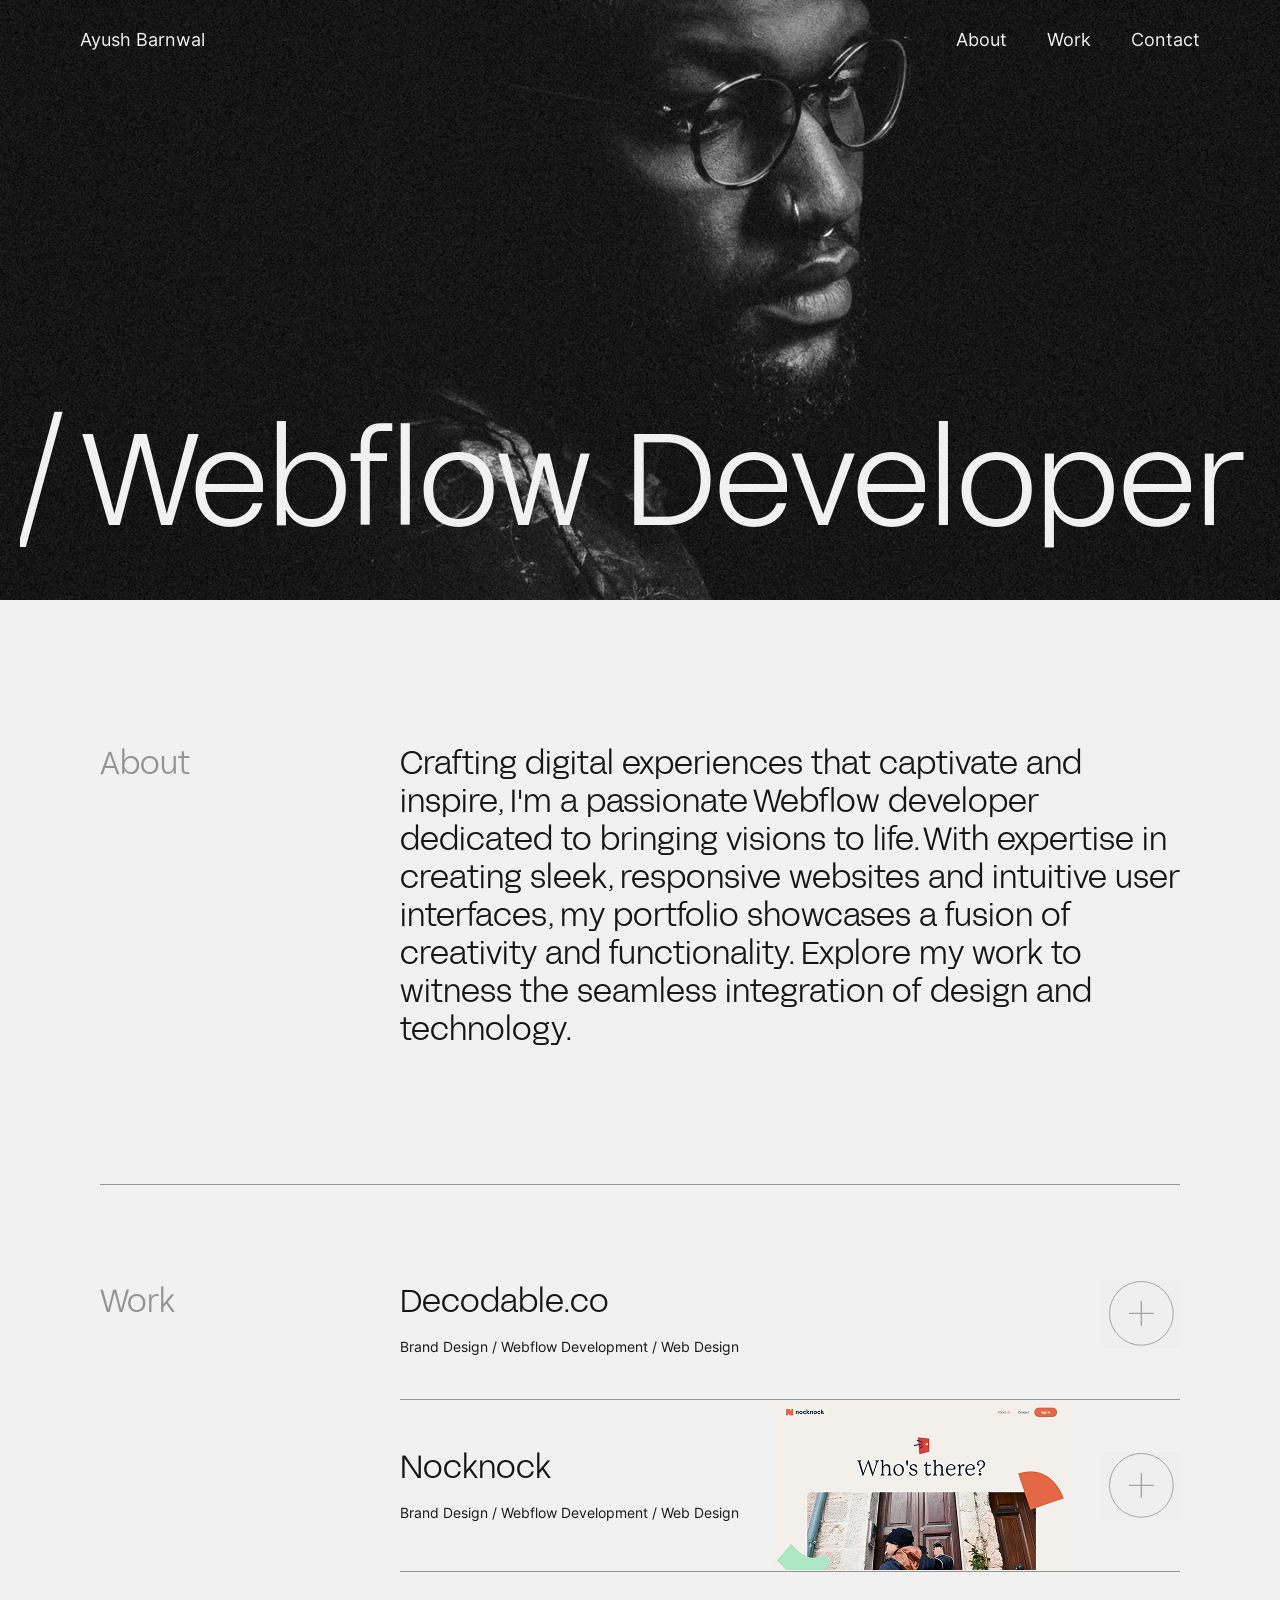
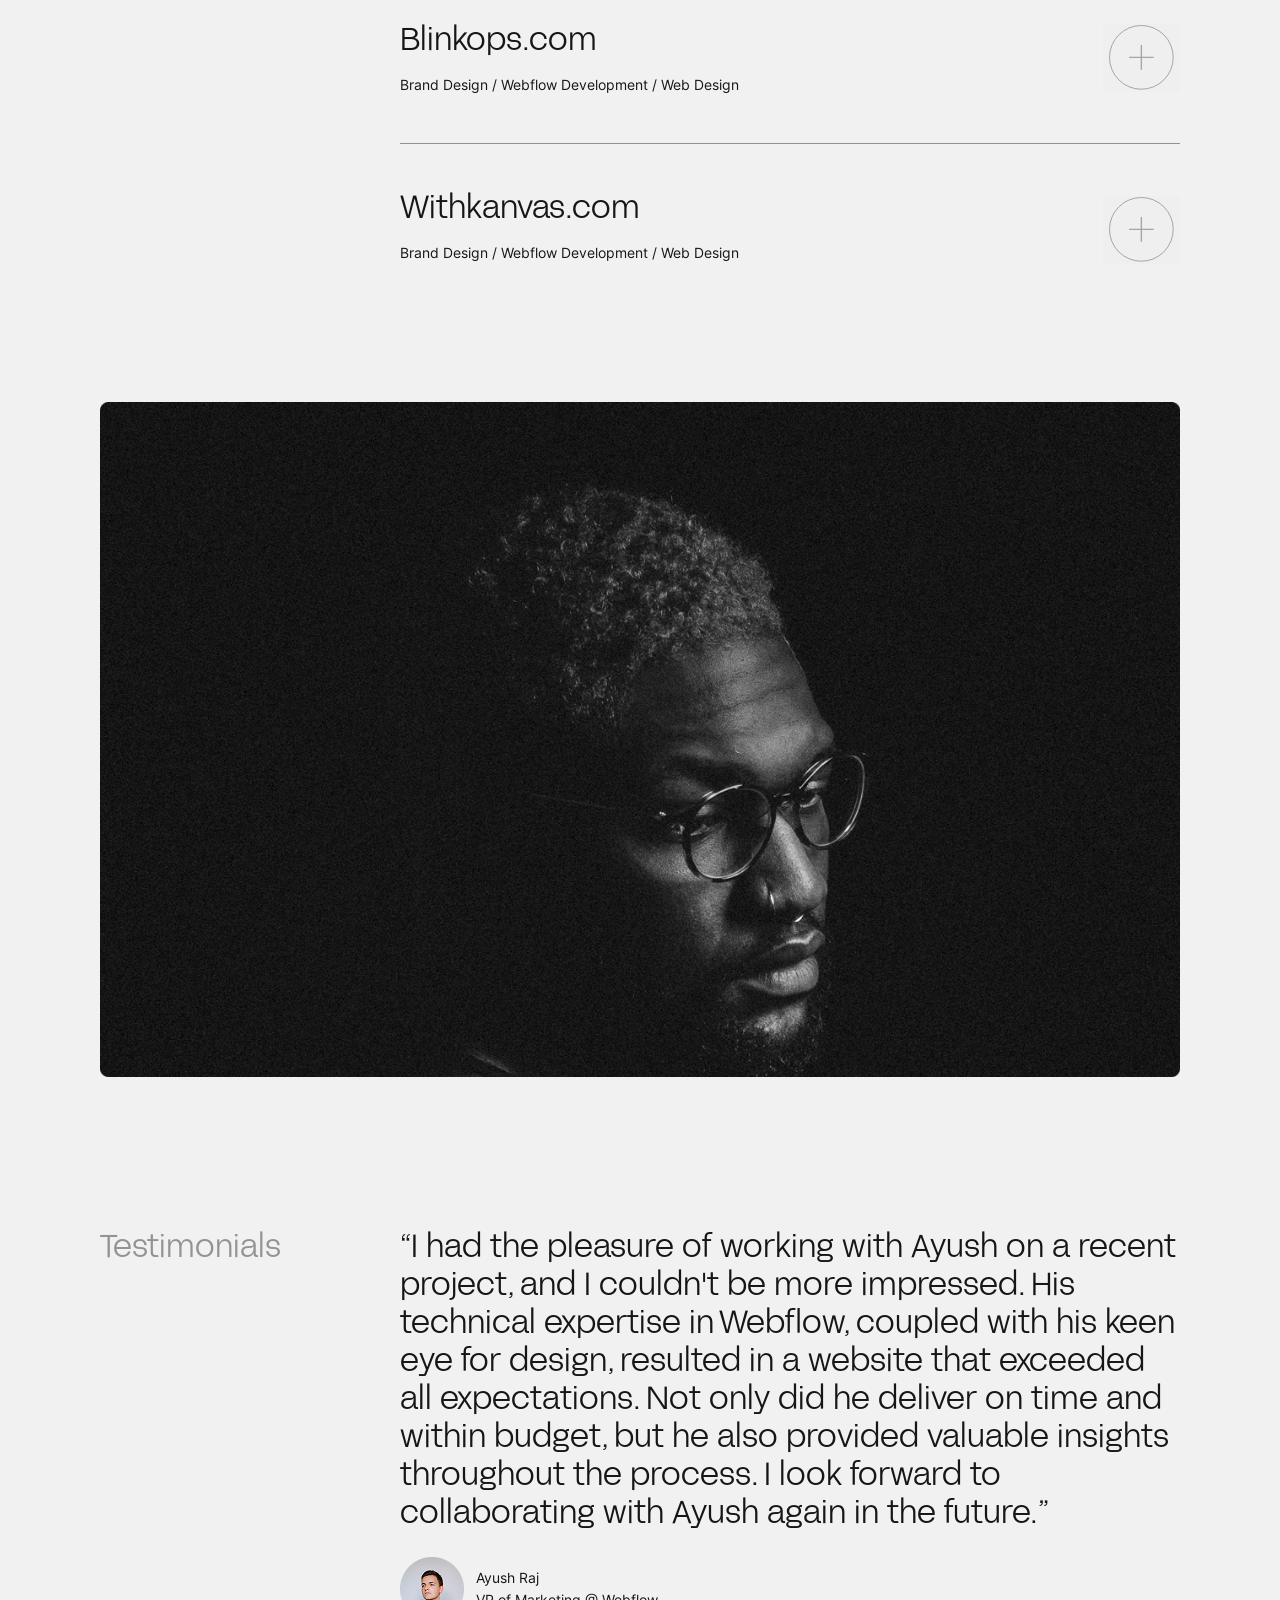
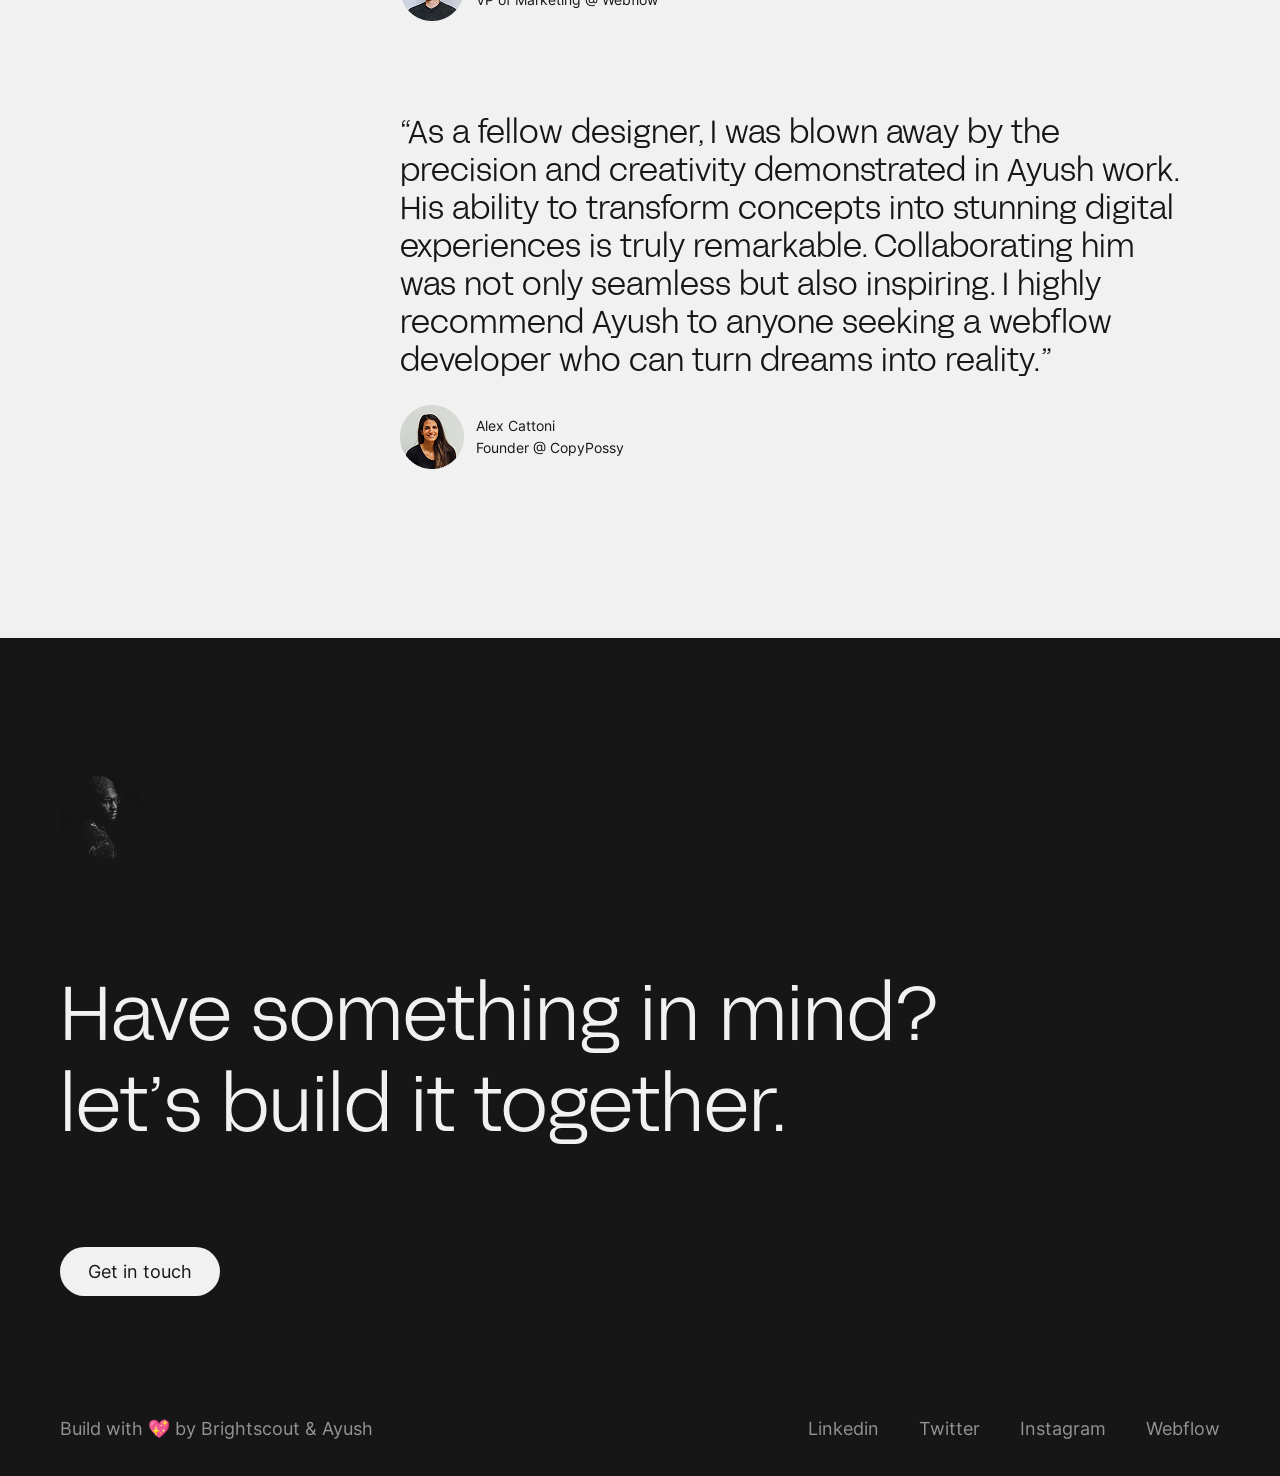
<file: index.html>
<!DOCTYPE html>
<html lang="en">
<head>
    <meta charset="UTF-8">
    <meta name="viewport" content="width=device-width, initial-scale=1.0">
    <link rel="stylesheet" href="styles/fonts.css">
    <link rel="stylesheet" href="styles/style.css">
    <title>Document</title>
</head>
<body>
    <header class="main_header">
        <div class="navigation_container">
            <a href="./index.html"> Ayush Barnwal </a>
            <svg class="burger_button" width="40" height="40" viewBox="0 0 52 37" fill="none" xmlns="http://www.w3.org/2000/svg">
                <path d="M3.5 3.5C21.0736 3.5 30.9264 3.5 48.5 3.5" stroke="#F1F1F1" stroke-width="7" stroke-linecap="round"/>
                <path d="M3.5 18.5C21.0736 18.5 30.9264 18.5 48.5 18.5" stroke="#F1F1F1" stroke-width="7" stroke-linecap="round"/>
                <path d="M3.5 33.5C21.0736 33.5 30.9264 33.5 48.5 33.5" stroke="#F1F1F1" stroke-width="7" stroke-linecap="round"/>
            </svg>
            <nav>
                <ul class="nav">
                    <li><a class="nav__link" href="#">About</a></li>
                    <li><a class="nav__link" href="#">Work</a></li>
                    <li><a class="nav__link" href="./contact.html">Contact</a> </li>
                </ul>
            </nav>
        </div>
        <div class="title_anim-wrapper">
            <h1 class="title">/ Webflow Developer / UI-UX Designer / Web Designer</h1>
            <h1 class="title" aria-hidden="true">/ Webflow Developer / UI-UX Designer / Web Designer</h1>
        </div>

    </header>
    <main class="main_container">
        <section class="about_container">
            <h2 class="main_title">About</h2>
            <p>Crafting digital experiences
                that captivate and inspire,
                I'm a passionate Webflow
                developer dedicated to
                bringing visions to life.
                With expertise in creating
                sleek, responsive websites
                and intuitive user
                interfaces, my portfolio
                showcases a fusion of
                creativity and functionality.
                Explore my work to witness
                the seamless integration of
                design and technology.</p>
        </section>
        <section class="work_container">
            <h2 class="main_title">Work</h2>
            <ul class="worklist_container">
                <li class="worklist_item">
                    <div>
                        <h3>Decodable.co</h3>
                        <p>Brand Design / Webflow Development / Web Design</p>
                    </div>
                    <button>
                        <svg class="svg_plus" width="65" height="65" viewBox="0 0 65 65" fill="none" xmlns="http://www.w3.org/2000/svg">
                            <g opacity="0.8">
                                <rect x="0.5" y="0.5" width="63.7159" height="63.7159" rx="31.858" stroke="#939393"/>
                                <path d="M31.6761 44.7159V20H33.0398V44.7159H31.6761ZM20 33.0398V31.6761H44.7159V33.0398H20Z" fill="#939393"/>
                            </g>
                        </svg>
                    </button>
                </li>
                <li class="worklist_item">
                    <div>
                        <h3>Nocknock</h3>
                        <p>Brand Design / Webflow Development / Web Design</p>
                    </div>
                    <img src="images/nocknock.jpg" alt="nocknock">
                    <button>
                        <svg class="svg_plus" width="65" height="65" viewBox="0 0 65 65" fill="none" xmlns="http://www.w3.org/2000/svg">
                            <g opacity="0.8">
                                <rect x="0.5" y="0.5" width="63.7159" height="63.7159" rx="31.858" stroke="#939393"/>
                                <path d="M31.6761 44.7159V20H33.0398V44.7159H31.6761ZM20 33.0398V31.6761H44.7159V33.0398H20Z" fill="#939393"/>
                            </g>
                        </svg>
                    </button>
                </li>
                <li class="worklist_item">
                    <div>
                        <h3>Blinkops.com</h3>
                        <p>Brand Design / Webflow Development / Web Design</p>
                    </div>
                    <button>
                        <svg class="svg_plus" width="65" height="65" viewBox="0 0 65 65" fill="none" xmlns="http://www.w3.org/2000/svg">
                            <g opacity="0.8">
                                <rect x="0.5" y="0.5" width="63.7159" height="63.7159" rx="31.858" stroke="#939393"/>
                                <path d="M31.6761 44.7159V20H33.0398V44.7159H31.6761ZM20 33.0398V31.6761H44.7159V33.0398H20Z" fill="#939393"/>
                            </g>
                        </svg>
                    </button>
                </li>
                <li class="worklist_item">
                    <div>
                        <h3>Withkanvas.com</h3>
                        <p>Brand Design / Webflow Development / Web Design</p>
                    </div>
                    <button>
                        <svg class="svg_plus" width="65" height="65" viewBox="0 0 65 65" fill="none" xmlns="http://www.w3.org/2000/svg">
                            <g opacity="0.8">
                                <rect x="0.5" y="0.5" width="63.7159" height="63.7159" rx="31.858" stroke="#939393"/>
                                <path d="M31.6761 44.7159V20H33.0398V44.7159H31.6761ZM20 33.0398V31.6761H44.7159V33.0398H20Z" fill="#939393"/>
                            </g>
                        </svg>
                    </button>
                </li>
            </ul>
        </section>
        <img src="images/personal_image.png" alt="personal image">
        <section class="testimonials_container">
            <h2 class="main_title">Testimonials</h2>
            <div class="review_container">
                <div>
                    <p>
                        “I had the pleasure
                        of working with Ayush on
                        a recent project, and I
                        couldn't be more impressed.
                        His technical expertise in
                        Webflow, coupled with his
                        keen eye for design, resulted
                        in a website that exceeded all
                        expectations. Not only did he
                        deliver on time and within
                        budget, but he also provided
                        valuable insights throughout
                        the process. I look forward to
                        collaborating with Ayush again
                        in the future.”
                    </p>
                    <div class="reviewer_container">
                        <img src="images/reviewer_2.png" alt="reviewer photo">
                        <div class="reviewer_info_container">
                            <h3 class="reviewer_text">Ayush Raj</h3>
                            <span class="reviewer_text">VP of Marketing @ Webflow</span>
                        </div>
                    </div>
                </div>
                <div>
                    <p>
                        “As a fellow designer, I was blown
                        away by the precision and creativity
                        demonstrated in Ayush work. His
                        ability to transform concepts into
                        stunning digital experiences is truly
                        remarkable. Collaborating him was not
                        only seamless but also inspiring. I
                        highly recommend Ayush to anyone
                        seeking a webflow developer who can
                        turn dreams into reality.”
                    </p>
                    <div class="reviewer_container">
                        <img src="images/reviewer_1.png" alt="reviewer photo">
                        <div class="reviewer_info_container">
                            <h3 class="reviewer_text">Alex Cattoni</h3>
                            <span class="reviewer_text">Founder @ CopyPossy</span>
                        </div>
                    </div>
                </div>
            </div>
        </section>
    </main>
    <footer>
        <div class="footer_container">
            <div class="footer_info">
                <img src="images/avatar_contact.png" alt="personal photo">
                <p>Have something in mind?<br>let’s build it together.</p>
                <button class="incontact_button">Get in touch</button>
            </div>
            <div class="footer_nav_container">
                <span>Build with 💖 by Brightscout & Ayush</span>
                <nav>
                    <ul class="footer_nav">
                        <li><a class="footer_nav__link" href="#">Linkedin</a></li>
                        <li><a class="footer_nav__link" href="#">Twitter</a></li>
                        <li><a class="footer_nav__link" href="#">Instagram</a> </li>
                        <li><a class="footer_nav__link" href="#">Webflow</a> </li>
                    </ul>
                </nav>
            </div>
        </div>
    </footer>
    <div class="applications" hidden>
        <section class="application">
            <div>
                <h1 class="contact_title">Let’s build something cool</h1>
                <button class="application_close" type="button">
                    <svg width="50" height="50" viewBox="0 0 50 50" fill="none" xmlns="http://www.w3.org/2000/svg">
                        <path d="M32.729 17.2707C32.5353 17.0754 32.3049 16.9204 32.051 16.8146C31.7972 16.7089 31.5249 16.6544 31.2498 16.6544C30.9748 16.6544 30.7025 16.7089 30.4486 16.8146C30.1948 16.9204 29.9643 17.0754 29.7707 17.2707L24.9998 22.0623L20.229 17.2707C19.8367 16.8784 19.3046 16.658 18.7498 16.658C18.195 16.658 17.663 16.8784 17.2707 17.2707C16.8784 17.663 16.658 18.195 16.658 18.7498C16.658 19.3046 16.8784 19.8367 17.2707 20.229L22.0623 24.9998L17.2707 29.7707C17.0754 29.9643 16.9204 30.1948 16.8146 30.4486C16.7089 30.7025 16.6544 30.9748 16.6544 31.2498C16.6544 31.5249 16.7089 31.7972 16.8146 32.051C16.9204 32.3049 17.0754 32.5353 17.2707 32.729C17.4643 32.9243 17.6948 33.0793 17.9486 33.185C18.2025 33.2908 18.4748 33.3453 18.7498 33.3453C19.0249 33.3453 19.2972 33.2908 19.551 33.185C19.8049 33.0793 20.0353 32.9243 20.229 32.729L24.9998 27.9373L29.7707 32.729C29.9643 32.9243 30.1948 33.0793 30.4486 33.185C30.7025 33.2908 30.9748 33.3453 31.2498 33.3453C31.5249 33.3453 31.7972 33.2908 32.051 33.185C32.3049 33.0793 32.5353 32.9243 32.729 32.729C32.9243 32.5353 33.0793 32.3049 33.185 32.051C33.2908 31.7972 33.3453 31.5249 33.3453 31.2498C33.3453 30.9748 33.2908 30.7025 33.185 30.4486C33.0793 30.1948 32.9243 29.9643 32.729 29.7707L27.9373 24.9998L32.729 20.229C32.9243 20.0353 33.0793 19.8049 33.185 19.551C33.2908 19.2972 33.3453 19.0249 33.3453 18.7498C33.3453 18.4748 33.2908 18.2025 33.185 17.9486C33.0793 17.6948 32.9243 17.4643 32.729 17.2707ZM39.5832 4.1665H10.4165C8.7589 4.1665 7.16919 4.82498 5.99709 5.99709C4.82498 7.16919 4.1665 8.7589 4.1665 10.4165V39.5832C4.1665 41.2408 4.82498 42.8305 5.99709 44.0026C7.16919 45.1747 8.7589 45.8332 10.4165 45.8332H39.5832C41.2408 45.8332 42.8305 45.1747 44.0026 44.0026C45.1747 42.8305 45.8332 41.2408 45.8332 39.5832V10.4165C45.8332 8.7589 45.1747 7.16919 44.0026 5.99709C42.8305 4.82498 41.2408 4.1665 39.5832 4.1665ZM41.6665 39.5832C41.6665 40.1357 41.447 40.6656 41.0563 41.0563C40.6656 41.447 40.1357 41.6665 39.5832 41.6665H10.4165C9.86397 41.6665 9.33407 41.447 8.94337 41.0563C8.55266 40.6656 8.33317 40.1357 8.33317 39.5832V10.4165C8.33317 9.86397 8.55266 9.33407 8.94337 8.94337C9.33407 8.55266 9.86397 8.33317 10.4165 8.33317H39.5832C40.1357 8.33317 40.6656 8.55266 41.0563 8.94337C41.447 9.33407 41.6665 9.86397 41.6665 10.4165V39.5832Z" fill="#161616"/>
                    </svg>
                </button>
                <form class="contact_form" action="/submit" method="post">
                    <label class="contact__label" for="name">Name</label>
                    <input class="contact__input" type="text" id="name" name="name" placeholder="Type your Name" value="Ayush Barnwal">
                    <label class="contact__label" for="email">Email</label>
                    <input class="contact__input" type="email" id="email" name="email" placeholder="Type your Email" value="ayush.barnwal@brightscout.com">
                    <label class="contact__label" for="subject">Subject</label>
                    <input class="contact__input" type="text" id="subject" name="subject" placeholder="Type your Subject" value="For web design work Enquire">
                    <label class="contact__label" for="message">Message</label>
                    <textarea class="contact__textarea" id="message" name="message" placeholder="Type your Message"></textarea>
                    <button class="contact__button" type="submit">Send Message</button>
                </form>
            </div>
        </section>
    </div>
    <script src="js/script.js"></script>
</body>
</html>
</file>
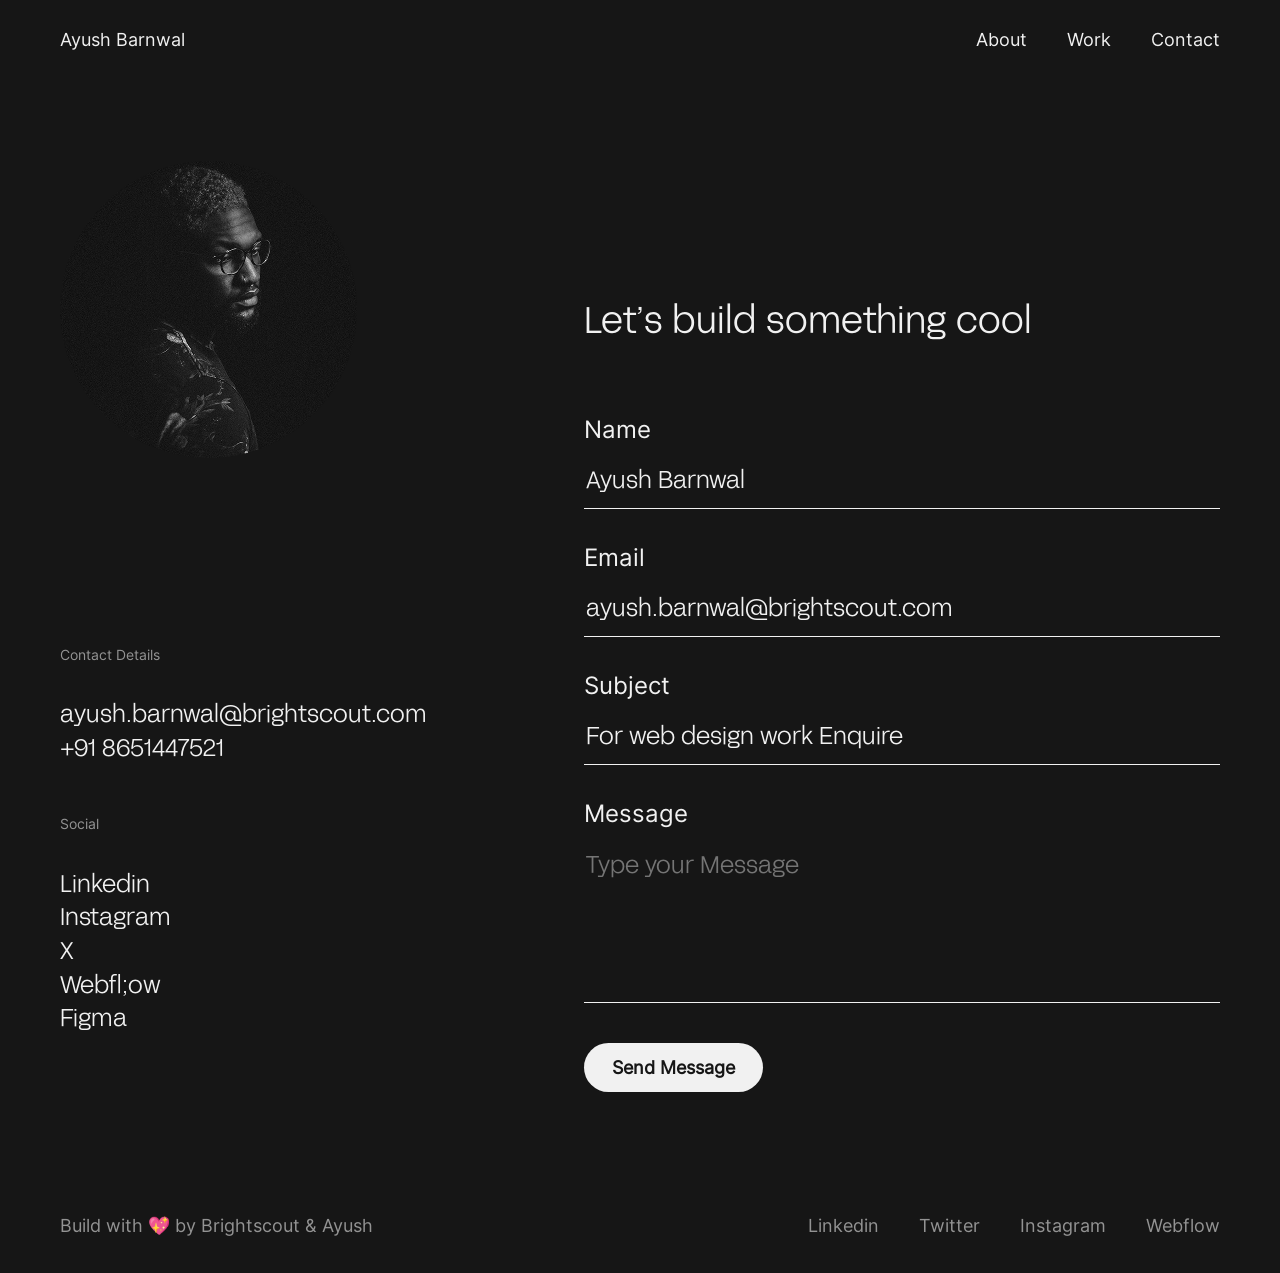
<file: contact.html>
<!DOCTYPE html>
<html lang="en">
<head>
    <meta charset="UTF-8">
    <meta name="viewport" content="width=device-width, initial-scale=1.0">
    <link rel="stylesheet" href="styles/fonts.css">
    <link rel="stylesheet" href="styles/style.css">
    <title>Document</title>
</head>
<body>
    <header class="contact_header">
        <div class="navigation_container">
            <a href="./index.html"> Ayush Barnwal </a>
            <svg class="burger_button" width="40" height="40" viewBox="0 0 52 37" fill="none" xmlns="http://www.w3.org/2000/svg">
                <path d="M3.5 3.5C21.0736 3.5 30.9264 3.5 48.5 3.5" stroke="#F1F1F1" stroke-width="7" stroke-linecap="round"/>
                <path d="M3.5 18.5C21.0736 18.5 30.9264 18.5 48.5 18.5" stroke="#F1F1F1" stroke-width="7" stroke-linecap="round"/>
                <path d="M3.5 33.5C21.0736 33.5 30.9264 33.5 48.5 33.5" stroke="#F1F1F1" stroke-width="7" stroke-linecap="round"/>
            </svg>
            <nav>
                <ul class="nav">
                    <li><a class="nav__link" href="#">About</a></li>
                    <li><a class="nav__link" href="#">Work</a></li>
                    <li><a class="nav__link" href="#">Contact</a> </li>
                </ul>
            </nav>
        </div>
    </header>
    <main class="contact_main_container">
        <section class="contact_container">
            <div class="contact_info_container">
                <img src="./images/avatar_contact.png" alt="personal photo">
                <div>
                    <h2 class="title_contact_info">Contact Details</h2>
                    <ul class="contact_info_cont">
                        <li class="contact_info">ayush.barnwal@brightscout.com</li>
                        <li class="contact_info">+91 8651447521</li>
                    </ul>
                </div>
                <div>
                    <h3 class="title_contact_info">Social</h3>
                    <ul class="contact_info_cont">
                        <li><a class="contact_nav__link" href="#">Linkedin</a></li>
                        <li><a class="contact_nav__link" href="#">Instagram</a></li>
                        <li><a class="contact_nav__link" href="#">X</a></li>
                        <li><a class="contact_nav__link" href="#">Webfl;ow</a></li>
                        <li><a class="contact_nav__link" href="#">Figma</a></li>
                    </ul>
                </div>
            </div>
            <div>
                <h1 class="contact_title">Let’s build something cool</h1>
                <form class="contact_form" action="/submit" method="post">
                    <label class="contact__label" for="name">Name</label>
                    <input class="contact__input" type="text" id="name" name="name" placeholder="Type your Name" value="Ayush Barnwal">
                    <label class="contact__label" for="email">Email</label>
                    <input class="contact__input" type="email" id="email" name="email" placeholder="Type your Email" value="ayush.barnwal@brightscout.com">
                    <label class="contact__label" for="subject">Subject</label>
                    <input class="contact__input" type="text" id="subject" name="subject" placeholder="Type your Subject" value="For web design work Enquire">
                    <label class="contact__label" for="message">Message</label>
                    <textarea class="contact__textarea" id="message" name="message" placeholder="Type your Message"></textarea>
                    <button class="contact__button" type="submit">Send Message</button>
                </form>
            </div>
        </section>
    </main>
    <footer>
        <div class="footer_container">
            <div class="footer_nav_container">
                <span>Build with 💖 by Brightscout & Ayush</span>
                <nav>
                    <ul class="footer_nav">
                        <li><a class="footer_nav__link" href="#">Linkedin</a></li>
                        <li><a class="footer_nav__link" href="#">Twitter</a></li>
                        <li><a class="footer_nav__link" href="#">Instagram</a> </li>
                        <li><a class="footer_nav__link" href="#">Webflow</a> </li>
                    </ul>
                </nav>
            </div>
        </div>
    </footer>
</body>
</html>
</file>
<file: styles/fonts.css>
@font-face {
    font-family: 'Inter';
    src: url(../fonts/Inter-Regular.otf);
    font-weight: normal;
    font-style: normal;
    font-display: swap;
}

@font-face {
    font-family: 'AcidGrotesk';
    src: url(../fonts/AcidGrotesk-Regular.otf);
    font-weight: normal;
    font-style: normal;
    font-display: swap;
}

/* @font-face {
    font-family: 'Urania-ExtraLight';
    src: url(../fonts/Urania-ExtraLight.ttf);
    font-style: normal;
    font-display: swap;
} */
</file>
<file: styles/style.css>
*{
    box-sizing: border-box;
}

html {
    font-size: 40px;
}

body {
    display: flex;
    flex-direction: column;
    margin: 0;
    height: 100vh;
    background-color: #F1F1F1;
}

.main_header{
    display: flex;
    flex-direction: column;
    width: 100%;
    min-height: 900px;
    padding: 0 20px;
    background-image: url("../images/main_image.jpg");
    background-repeat: no-repeat;
    background-size: cover;
    background-position: center top;
    background-color: #141414;
}

.contact_header {
    display: flex;
    flex-direction: column;
    width: 100%;
    background-color: #161616;
}

.burger_button {
    display: none;
    margin-left: auto;
    cursor: pointer;
}

.navigation_container {
    display: flex;
    justify-content: space-between;
    align-items: center;
    width: 100%;
    max-width: 1280px;
    margin: 0 auto;
    padding-top: 26px;
}

.navigation_container a{
    margin: 0;
    font-size: 0.45rem;
    font-family: 'Inter', serif;
    font-weight: 400;
    line-height: 160%;
    color: #F1F1F1;
    text-decoration: none;
}

.nav{
    display: flex;
    justify-content: space-between;
    margin: 0 auto;
    font-family: 'Inter', serif;
    font-size: 0.45rem;
    font-weight: 400;
    line-height: 160%;
    gap: 1rem;
    list-style-type: none;
}

.nav__link {
    color: #F1F1F1;
    text-decoration: none;
}

.title_anim-wrapper {
    display: flex;
    overflow: hidden;
    width: 100%;
    margin-top: auto;
    margin-bottom: 1.225rem;
}

.title {
    width: max-content;
    margin: 0;
    padding: 0;
    padding-right: 1rem;
    text-align: center;
    font-family: 'AcidGrotesk', sans-serif;
    font-size: 3.75rem;
    font-weight: 400;
    color: #F1F1F1;
    white-space: nowrap;
    animation: title_anim 30s linear infinite;
}

@keyframes title_anim {
    0% {
        transform: translate3d(0, 0, 0); /* Начинаем полностью за правым краем экрана */
    }
    100% {
        transform: translate3d(-100%, 0, 0); /* Уходим полностью за левый край экрана */
    }
}

.main_container {
    width: 100%;
    max-width: 1280px;
    margin: 0 auto;
}

.contact_main_container {
    width: 100%;
    background-color: #161616;
}

main {
    flex-grow: 1;
}

.main_title {
    margin: 0;
    font-family: 'AcidGrotesk', sans-serif;
    font-size: 40px;
    font-weight: 400;
    font-style: normal;
    color: #939393;
}

main p{
    margin: 0 auto;
    font-family: 'AcidGrotesk', sans-serif;
    font-size: 40px;
    font-style: normal;
    font-weight: 400;
    color: #161616;
}

main img{
    max-width: 100%;
}

.about_container {
    display: grid;
    grid-template-columns: 433px 1fr;
    align-self: center;
    margin: 162px auto 0;
    padding-bottom: 158px;
    border-bottom: 1px solid #939393;
}

.work_container {
    display: grid;
    grid-template-columns: 433px 1fr;
    align-self: center;
    margin: 115px auto 0;
    padding-bottom: 158px;
}

.worklist_container{
    margin: 0;
    padding: 0;
    list-style-type: none;
}

.worklist_item {
    display: flex;
    justify-content: space-between;
    align-items: center;
    min-height: 172px;
    border-bottom: 1px solid #939393;
}

.worklist_item:first-child{
    min-height: 120px;
    align-items: start;
}

.worklist_item:last-child {
    min-height: 120px;
    align-items: end;
    border: none;
}

.worklist_item h3 {
    margin: 0 auto;
    margin-bottom: 18px;
    font-family: 'AcidGrotesk', sans-serif;
    font-size: 40px;
    font-weight: 400;
    font-style: normal;
    color: #161616;
}

.worklist_item p {
    margin: 0;
    font-family: 'Inter', serif;
    font-size: 14px;
    font-weight: 400;
    font-style: normal;
    line-height: 160%;
    color: #161616;
}

.worklist_item button {
    height: 68px;
    border: none;
}

.worklist_item img {
    max-width: 301px;
    max-height: 169px;
}

.svg_plus {
    cursor: pointer;
}

.svg_plus rect {
    transition: stroke 0.3s ease, fill 0.3s ease;
}

.svg_plus path {
    transition: fill 0.3s ease;
}

.svg_plus:hover rect {
    stroke: #F1F1F1;
    fill: #161616;
}

.svg_plus:hover path {
    fill: #F1F1F1;
}

.svg_plus.active rect {
    stroke: #F1F1F1;
    fill: #161616;
}

.svg_plus.active path {
    fill: #F1F1F1;
}

.testimonials_container {
    display: grid;
    grid-template-columns: 433px 1fr;
    align-self: center;
    margin: 158px auto 0;
    margin-bottom: 99px;
}

.review_container {
    max-width: 839px;
}

.reviewer_container {
    display: flex;
    align-items: center;
    margin-top: 28px;
    margin-bottom: 120px;
    column-gap: 12px;
}

.reviewer_container img {
    width: 64px;
    height: 64px;
}

.reviewer_info_container{
    display: flex;
    flex-direction: column;
    gap: 0;
}

.reviewer_text{
    margin: 0;
    font-family: 'Inter', serif;
    font-size: 14px;
    font-weight: 400;
    line-height: 160%;
    color: #161616;
}

footer {
    display: flex;
    flex-direction: column;
    background-color: #161616;
}

.footer_container {
    width: 100%;
    max-width: 1280px;
    margin: 0 auto;
    margin-bottom: 0.8rem;
}

.footer_info {
    margin-top: 3.4rem;
    margin-bottom: 2.975rem;
}

footer img {
    width: 2.125rem;
    height: 2.125rem;
}

.footer_info p {
    margin-top: 2.375rem;
    margin-bottom: 2.375rem;
    text-align: left;
    font-family: 'AcidGrotesk', sans-serif;
    font-size: 2.275rem;
    font-weight: 400;
    color: #F1F1F1;
}

footer button {
    padding: 0.35rem 0.7rem;
    font-family: 'Inter', serif;
    font-size: 0.45rem;
    font-weight: 400;
    color: #161616;
    background: #F1F1F1;
    cursor: pointer;
    border: none;
    border-radius: 4.25rem;
}

.footer_nav_container {
    display: flex;
    justify-content: space-between;
    align-items: center;
    margin-top: auto;
}

.footer_nav_container span{
    margin: 0;
    font-size: 0.45rem;
    font-family: 'Inter', serif;
    font-weight: 400;
    line-height: 160%;
    color: #939393;
}

.footer_nav{
    display: flex; 
    justify-content: space-between;
    margin: 0 auto;
    font-family: 'Inter', serif;
    font-size: 0.45rem;
    font-weight: 400;
    line-height: 160%;
    gap: 1rem;
    list-style-type: none;
}

.footer_nav__link {
    color: #939393;
    text-decoration: none;
    transition: color 0.3s ease; 
}


.footer_nav__link:hover {
    color: #F1F1F1;
}

.contact_container {
    display: grid;
    grid-template-columns: 624px 2fr;
    max-width: 1280px;
    margin: 0 auto;
    padding: 154px 0px 248px;
}

.contact_container img {
    width: 100%;
    max-width: 297px;
    height: 100%;
    max-height: 297px;
    margin-bottom: 176px;
}

.title_contact_info {
    margin: 0;
    margin-bottom: 30px;
    font-family: 'Inter', serif;
    font-size: 14px;
    font-weight: 400;
    line-height: 160%;
    color: #939393;
}

.contact_container h3 {
    margin-top: 50px;
}

.contact_info_cont {
    margin: 0;
    padding: 0;
    list-style-type: none;
}

.contact_info {
    font-family: 'AcidGrotesk', sans-serif;
    font-size: 27px;
    font-weight: 400;
    line-height: 140%;
    color: #F1F1F1;
}

.contact_nav__link {
    display: block;
    font-family: 'AcidGrotesk', sans-serif;
    font-size: 27px;
    font-weight: 400;
    line-height: 140%;
    color: #F1F1F1;
    text-decoration: none;
}

.contact_title {
    margin-top: 135px;
    margin-bottom: 71px;
    font-family: 'AcidGrotesk', sans-serif;
    font-size: 40px;
    font-weight: 400;
    color: #F1F1F1;
}

.contact_form {
    display: flex;
    flex-direction: column;
}

.contact__label {
    margin-top: 30px;
    margin-bottom: 12px;
    font-family: 'Inter', serif;
    font-size: 14px;
    font-weight: 400;
    line-height: 160%;
    color: #f1f1f1;
}

.contact__label:first-child {
    margin-top: 0;
}

.contact__input {
    margin: 0;
    padding-bottom: 12px;
    font-family: 'AcidGrotesk', sans-serif;
    font-size: 27px;
    font-weight: 400;
    line-height: 140%;
    color: #f1f1f1;
    background-color: transparent;
    border: none;
    outline: none;
    border-bottom: 1px solid #F1F1F1;
}

.contact__textarea {
    min-height: 158px;
    margin: 0;
    padding-bottom: 12px;
    resize: none;
    font-family: 'AcidGrotesk', sans-serif;
    font-size: 27px;
    font-weight: 400;
    line-height: 140%;
    color: #f1f1f1;
    background-color: transparent;
    border: none;
    outline: none;
    border-bottom: 1px solid #F1F1F1;
}

.contact__button {
    align-self: flex-start;
    width: auto;
    margin-top: 40px;
    padding: 14px 28px;
    font-family: 'Inter', serif;
    font-size: 18px;
    font-weight: 600;
    border: none;
    border-radius: 170px;
    background: #F1F1F1;
    color: #161616;
    cursor: pointer;
}

.applications {
    position: fixed;
    top: 0;
    left: 0;
    width: 100%;
    height: 100%;
    background-color: #141414a2;
}

.application {
    position: absolute;
    top: 50%;
    left: 50%;
    transform: translate(-50%, -50%);
    max-width: 800px;
    width: 100%;
    padding: 50px 20px;
    display: flex;
    justify-content: center;
    align-items: center;
    column-gap: 64px;
    background-color: #939393;
    color: #161616;
}

.application_close {
    position: absolute;
    top: 10px;
    right: 10px;
    padding: 10px;
    background-color: transparent;
    border: none;
    cursor: pointer;
}

@media screen and (max-width:1280px){

    .main_header{
        background-color: transparent;
        min-height: 600px;
    }

    .navigation_container {
        padding: 26px 60px;
    }

    .title{
        font-size: 130px;
    }

    .main_container {
        max-width: 1200px;
        padding: 0 60px;
    }

    main p,
    .main_title,
    .worklist_item h3 {
        font-size: 32px;
    }

    .about_container {
        grid-template-columns: 300px 1fr;
        margin: 142px auto 0;
        padding-bottom: 138px;
    }

    .work_container {
        grid-template-columns: 300px 1fr;
        margin: 95px auto 0;
        padding-bottom: 138px;
    }

    .testimonials_container {
        grid-template-columns: 300px 1fr;
        margin: 138px auto 0;
        margin-bottom: 79px;
    }

    .reviewer_container {
        margin-top: 28px;
        margin-bottom: 90px;
        column-gap: 12px;
    }

    .footer_nav_container,
    .footer_info {
        padding: 0px 60px;
    }

    .footer_info p {
        font-size: 76px;
    }

    .contact_container {
        grid-template-columns: 524px 2fr;
        padding: 80px 60px 120px;
    }

    .contact_title {
        font-size: 37px;
    }

    .contact_info, 
    .contact_nav__link,
    .contact__label,
    .contact__input,
    .contact__textarea
    {
        font-size: 24px;
    }
}

@media screen and (max-width:1024px){

    .nav{
        display: none;
    }
    
    .burger_button {
        display: block;
    }
    
    .navigation_container {
        padding: 26px 40px;
    }

    .main_header{
        min-height: 500px;
    }

    .title{
        font-size: 100px;
    }

    .main_container {
        padding: 0 40px;
    }

    main p,
    .main_title,
    .worklist_item h3 {
        font-size: 28px;
    }

    .about_container {
        grid-template-columns: 1fr; 
        margin-top: 60px;
        gap: 40px;
        padding-bottom: 100px;
    }

    .work_container {
        grid-template-columns: 1fr; 
        margin-top: 60px;
        gap: 40px;
        padding-bottom: 100px;
    }

    .testimonials_container {
        grid-template-columns: 1fr; 
        margin-top: 60px;
        margin-bottom: 0;
        gap: 40px;
        padding-bottom: 20px;
    }

    .footer_info {
        margin-top: 86px;
        margin-bottom: 69px;
    }

    .footer_info p{
        margin-top: 50px;
        margin-bottom: 50px;
        font-size: 52px;
    }

    .contact_container {
        display: flex;
        flex-direction: column;
        gap: 40px;
        padding: 80px 40px;
    }

    .contact_container h3{
        margin-top: 0;
    }

    .contact_container img{
        margin: 0;
        flex-shrink: 0;
        max-width: 200px;
    }

    .contact_title {
        margin-top: 80px;
    }

    .contact_info_container {
        display: flex;
        justify-content: space-between;
        align-items: start;
    }

    .contact_info, 
    .contact_nav__link,
    .contact__label,
    .contact__input,
    .contact__textarea
    {
        font-size: 20px;
    }
}

@media screen and (max-width:768px){

    .main_header{
        min-height: 400px;
    }
    
    .burger_button {
        display: block;
    }

    .title{
        font-size: 90px;
    }

    .nav{
        display: none;
    }

    .testimonials_container {
        margin-bottom: 0;
    }

    .worklist_item {
        flex-wrap: wrap; 
        justify-content: space-between;
        padding: 30px 0;
    }
    
    .worklist_item button {
        order: 1;
    }
    
    .worklist_item img {
        order: 2;
        width: 100%;
        max-width: 301px;
        margin: 20px auto;
        margin-bottom: 0;
    }

    .footer_info {
        margin-top: 56px;
        margin-bottom: 39px;
    }

    .footer_info p{
        margin-top: 30px;
        margin-bottom: 30px;
        font-size: 40px;
    }

    .footer_nav_container {
        flex-direction: column; 
        align-items: start;
        gap: 24px; 
    }

    .footer_nav_container nav {
        order: 1;
    }

    .footer_nav_container span {
        order: 2;
    }
    
    .footer_nav {
        flex-direction: column; 
        gap: 0px; 
        padding: 0;
    }
    
    .footer_nav__link {
        display: block; 
        padding: 8px 0; 
    }

    .contact_container img{
        max-width: 150px;
    }

    .contact_info, 
    .contact_nav__link,
    .contact__label,
    .contact__input,
    .contact__textarea
    {
        font-size: 16px;
    }

    .contact_title {
        margin-top: 80px;
    }
}
</file>
